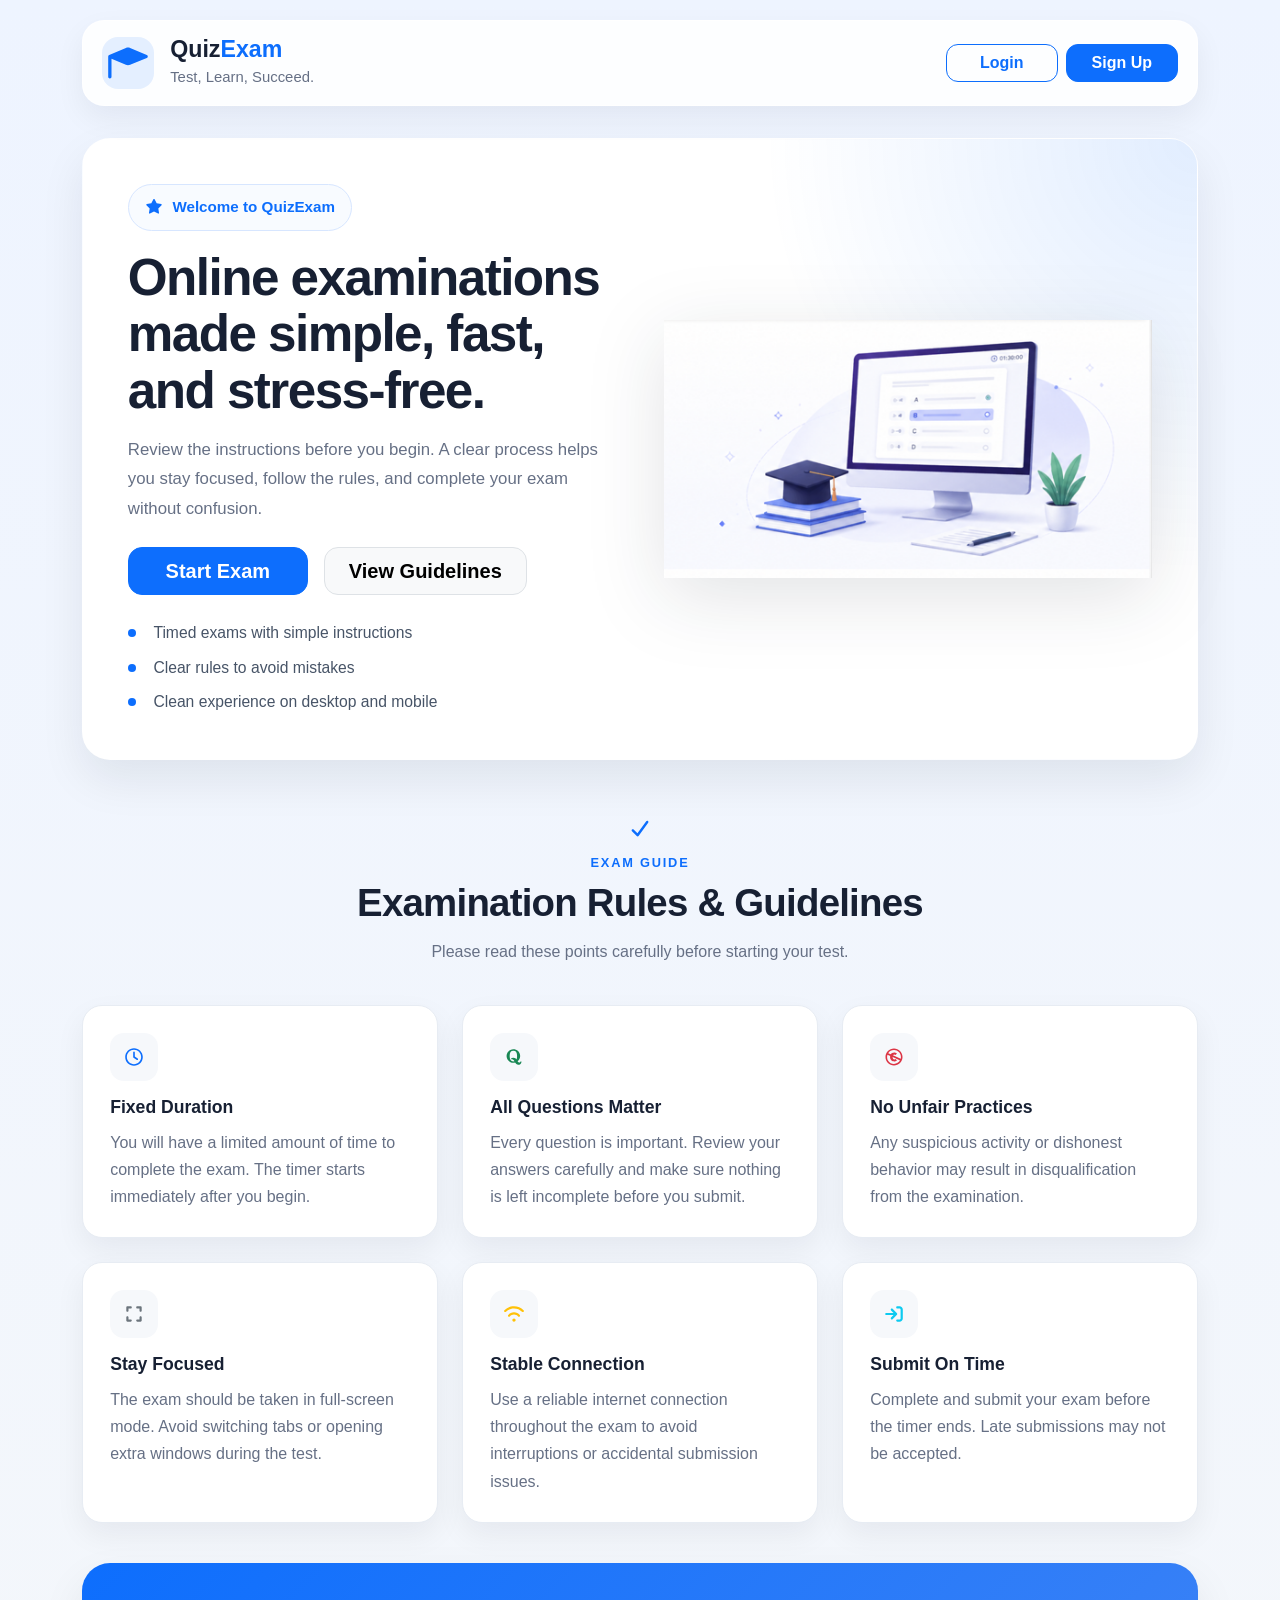
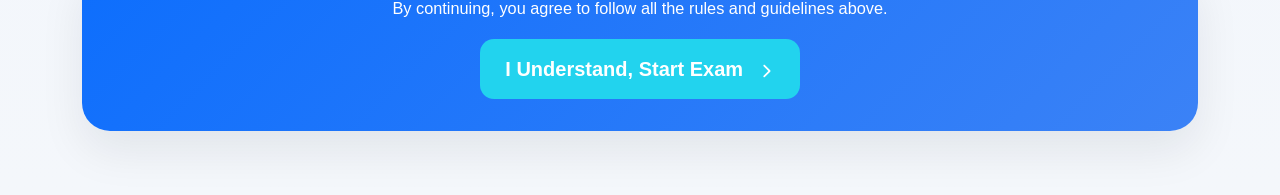
<file: index.html>
<!DOCTYPE html>
<html lang="en">
<head>
    <meta charset="UTF-8">
    <meta name="viewport" content="width=device-width, initial-scale=1.0">
    <title>QuizExam | Online Examination Portal</title>
    <link href="https://cdn.jsdelivr.net/npm/bootstrap@5.3.3/dist/css/bootstrap.min.css" rel="stylesheet">
    <link rel="stylesheet" href="style.css">
</head>
<body>
    <div class="site-wrapper">
        <header class="topbar">
            <div class="container">
                <nav class="navbar custom-nav">
                    <a href="#" class="brand d-flex align-items-center gap-3 text-decoration-none">
                        <span class="brand-logo text-primary">
                            <svg class="color1" height="44" xmlns="http://www.w3.org/2000/svg" viewBox="0 0 640 640" aria-hidden="true">
                                <path d="M80 259.8L289.2 345.9C299 349.9 309.4 352 320 352C330.6 352 341 349.9 350.8 345.9L593.2 246.1C602.2 242.4 608 233.7 608 224C608 214.3 602.2 205.6 593.2 201.9L350.8 102.1C341 98.1 330.6 96 320 96C309.4 96 299 98.1 289.2 102.1L46.8 201.9C37.8 205.6 32 214.3 32 224L32 520C32 533.3 42.7 544 56 544C69.3 544 80 533.3 80 520L80 259.8z"/>
                            </svg>
                        </span>
                        <span>
                            <span class="brand-name">Quiz<span class="text-primary">Exam</span></span>
                            <span class="brand-tagline">Test, Learn, Succeed.</span>
                        </span>
                    </a>

                    <div class="nav-actions d-flex gap-2">
                        <a href="login.html">
                    <button class="btn btn-outline-primary">Login</button>
                    </a>
                        <a href="register.html" class="btn btn-primary">Sign Up</a>
                    </div>
                </nav>
            </div>
        </header>

        <main>
            <section class="hero-section">
                <div class="container">
                    <div class="hero-card">
                        <div class="row align-items-center g-4 g-lg-5">
                            <div class="col-12 col-lg-6">
                                <div class="hero-content">
                                    <div class="hero-badge">
                                        <svg class="color1" height="18" xmlns="http://www.w3.org/2000/svg" viewBox="0 0 640 640" aria-hidden="true">
                                            <path d="M320.1 32C329.1 32 337.4 37.1 341.5 45.1L415 189.3L574.9 214.7C583.8 216.1 591.2 222.4 594 231C596.8 239.6 594.5 249 588.2 255.4L473.7 369.9L499 529.8C500.4 538.7 496.7 547.7 489.4 553C482.1 558.3 472.4 559.1 464.4 555L320.1 481.6L175.8 555C167.8 559.1 158.1 558.3 150.8 553C143.5 547.7 139.8 538.8 141.2 529.8L166.4 369.9L52 255.4C45.6 249 43.4 239.6 46.2 231C49 222.4 56.3 216.1 65.3 214.7L225.2 189.3L298.8 45.1C302.9 37.1 311.2 32 320.2 32z"/>
                                        </svg>
                                        <span>Welcome to QuizExam</span>
                                    </div>

                                    <h1 class="hero-title">Online examinations made simple, fast, and stress-free.</h1>
                                    <p class="hero-text">
                                        Review the instructions before you begin. A clear process helps you stay focused,
                                        follow the rules, and complete your exam without confusion.
                                    </p>

                                    <div class="hero-actions d-flex flex-column flex-sm-row gap-3">
                                        <a href="dashboard.php" class="btn btn-primary btn-lg px-4">Start Exam</a>
                                        <a href="#guidelines" class="btn btn-light btn-lg px-4 border">View Guidelines</a>
                                    </div>

                                    <ul class="hero-points list-unstyled mb-0">
                                        <li>Timed exams with simple instructions</li>
                                        <li>Clear rules to avoid mistakes</li>
                                        <li>Clean experience on desktop and mobile</li>
                                    </ul>
                                </div>
                            </div>

                            <div class="col-12 col-lg-6">
                                <div class="hero-visual">
                                    <img src="images/firstimage.png" class="img-fluid hero-image" alt="Illustration of a student taking an online exam">
                                </div>
                            </div>
                        </div>
                    </div>
                </div>
            </section>

            <section id="guidelines" class="guidelines-section">
                <div class="container">
                    <div class="section-header text-center">
                        <div class="section-icon text-primary">
                            <svg class="color1" height="24" xmlns="http://www.w3.org/2000/svg" viewBox="0 0 640 640" aria-hidden="true">
                                <path d="M530.8 134.1C545.1 144.5 548.3 164.5 537.9 178.8L281.9 530.8C276.4 538.4 267.9 543.1 258.5 543.9C249.1 544.7 240 541.2 233.4 534.6L105.4 406.6C92.9 394.1 92.9 373.8 105.4 361.3C117.9 348.8 138.2 348.8 150.7 361.3L252.2 462.8L486.2 141.1C496.6 126.8 516.6 123.6 530.9 134z"/>
                            </svg>
                        </div>
                        <p class="section-label">Exam Guide</p>
                        <h2 class="section-title">Examination Rules &amp; Guidelines</h2>
                        <p class="section-text">Please read these points carefully before starting your test.</p>
                    </div>

                    <div class="row g-4">
                        <div class="col-12 col-md-6 col-xl-4">
                            <article class="rule-card">
                                <div class="rule-icon text-primary">
                                    <svg class="color1" height="22" xmlns="http://www.w3.org/2000/svg" viewBox="0 0 640 640" aria-hidden="true"><path d="M528 320C528 434.9 434.9 528 320 528C205.1 528 112 434.9 112 320C112 205.1 205.1 112 320 112C434.9 112 528 205.1 528 320zM64 320C64 461.4 178.6 576 320 576C461.4 576 576 461.4 576 320C576 178.6 461.4 64 320 64C178.6 64 64 178.6 64 320zM296 184L296 320C296 328 300 335.5 306.7 340L402.7 404C413.7 411.4 428.6 408.4 436 397.3C443.4 386.2 440.4 371.4 429.3 364L344 307.2L344 184C344 170.7 333.3 160 320 160C306.7 160 296 170.7 296 184z"/></svg>
                                </div>
                                <h3>Fixed Duration</h3>
                                <p>You will have a limited amount of time to complete the exam. The timer starts immediately after you begin.</p>
                            </article>
                        </div>

                        <div class="col-12 col-md-6 col-xl-4">
                            <article class="rule-card">
                                <div class="rule-icon text-success">
                                    <svg class="color1" height="22" xmlns="http://www.w3.org/2000/svg" viewBox="0 0 640 640" aria-hidden="true"><path d="M536.7 450.7L507.4 450.7C505.9 464.2 496.9 481.5 474.4 481.5C453.9 481.5 439.1 467.3 424.9 445.7C469.1 411.5 499.6 358.2 499.6 292.7C499.7 175.2 403 96 301.2 96C201.5 96 103.5 175.7 103.5 292.7C103.5 426.8 234.8 514.3 352.5 481.7C372.2 515.3 398.2 544 447.7 544C529.5 544 538.5 468.7 536.7 450.7zM393.2 393.2C373.7 364 349.5 341 301.7 341C271.2 341 247.4 351 232.7 363.8L244.9 388.1C251.1 385.1 257.9 384.1 264.7 384.1C300.2 384.1 318.4 414.9 333.9 445.4C323.9 448.4 313.2 449.6 301.2 449.6C226.2 449.6 193.7 396.6 193.7 292.9C193.7 188.5 226.2 135 301.2 135C377.4 135 409.9 188.5 409.9 292.7C410 334.5 404.5 368.3 393.2 393.2z"/></svg>
                                </div>
                                <h3>All Questions Matter</h3>
                                <p>Every question is important. Review your answers carefully and make sure nothing is left incomplete before you submit.</p>
                            </article>
                        </div>

                        <div class="col-12 col-md-6 col-xl-4">
                            <article class="rule-card">
                                <div class="rule-icon text-danger">
                                    <svg class="color1" height="22" xmlns="http://www.w3.org/2000/svg" viewBox="0 0 640 640" aria-hidden="true"><path d="M320 72C183 72 72 183 72 320C72 457 183 568 320 568C457 568 568 457 568 320C568 183 457 72 320 72zM320 521.5C180.8 521.5 84.2 383.5 129.8 253.6L208.6 288.7C206.5 299.2 205.3 310.2 205.3 321.6C205.3 420.6 279.2 448.5 325.7 448.5C348.6 448.5 379.2 441.8 405.1 419L369 375.1C363.5 381.4 351.4 391.8 332.7 391.8C294.9 391.8 279 351.9 278.8 319.9C509.2 422.5 495.3 416.4 496.7 416.7C462.4 479.1 396.1 521.5 320 521.5zM514.2 371.5L290.2 271.5C309 237.5 345.1 240.8 364.9 260.5L405.3 218.9C378.2 195.6 347.3 191.4 327.2 191.4C279.8 191.4 246.3 211.9 226.5 243L151.6 209.6C187.7 154.7 249.7 118.4 320.1 118.4C431.2 118.4 521.6 208.8 521.6 319.9C521.6 337.9 519.2 355.3 514.8 371.9C514.5 371.8 514.4 371.7 514.2 371.5z"/></svg>
                                </div>
                                <h3>No Unfair Practices</h3>
                                <p>Any suspicious activity or dishonest behavior may result in disqualification from the examination.</p>
                            </article>
                        </div>

                        <div class="col-12 col-md-6 col-xl-4">
                            <article class="rule-card">
                                <div class="rule-icon text-secondary">
                                    <svg class="color1" height="22" xmlns="http://www.w3.org/2000/svg" viewBox="0 0 640 640" aria-hidden="true"><path d="M128 96C110.3 96 96 110.3 96 128L96 224C96 241.7 110.3 256 128 256C145.7 256 160 241.7 160 224L160 160L224 160C241.7 160 256 145.7 256 128C256 110.3 241.7 96 224 96L128 96zM160 416C160 398.3 145.7 384 128 384C110.3 384 96 398.3 96 416L96 512C96 529.7 110.3 544 128 544L224 544C241.7 544 256 529.7 256 512C256 494.3 241.7 480 224 480L160 480L160 416zM416 96C398.3 96 384 110.3 384 128C384 145.7 398.3 160 416 160L480 160L480 224C480 241.7 494.3 256 512 256C529.7 256 544 241.7 544 224L544 128C544 110.3 529.7 96 512 96L416 96zM544 416C544 398.3 529.7 384 512 384C494.3 384 480 398.3 480 416L480 480L416 480C398.3 480 384 494.3 384 512C384 529.7 398.3 544 416 544L512 544C529.7 544 544 529.7 544 512L544 416z"/></svg>
                                </div>
                                <h3>Stay Focused</h3>
                                <p>The exam should be taken in full-screen mode. Avoid switching tabs or opening extra windows during the test.</p>
                            </article>
                        </div>

                        <div class="col-12 col-md-6 col-xl-4">
                            <article class="rule-card">
                                <div class="rule-icon text-warning">
                                    <svg class="color1" height="22" xmlns="http://www.w3.org/2000/svg" viewBox="0 0 640 640" aria-hidden="true"><path d="M320 160C229.1 160 146.8 196 86.3 254.6C73.6 266.9 53.3 266.6 41.1 253.9C28.9 241.2 29.1 220.9 41.8 208.7C113.7 138.9 211.9 96 320 96C428.1 96 526.3 138.9 598.3 208.7C611 221 611.3 241.3 599 253.9C586.7 266.5 566.4 266.9 553.8 254.6C493.2 196 410.9 160 320 160zM272 496C272 469.5 293.5 448 320 448C346.5 448 368 469.5 368 496C368 522.5 346.5 544 320 544C293.5 544 272 522.5 272 496zM200 390.2C188.3 403.5 168.1 404.7 154.8 393C141.5 381.3 140.3 361.1 152 347.8C193 301.4 253.1 272 320 272C386.9 272 447 301.4 488 347.8C499.7 361.1 498.4 381.3 485.2 393C472 404.7 451.7 403.4 440 390.2C410.6 356.9 367.8 336 320 336C272.2 336 229.4 356.9 200 390.2z"/></svg>
                                </div>
                                <h3>Stable Connection</h3>
                                <p>Use a reliable internet connection throughout the exam to avoid interruptions or accidental submission issues.</p>
                            </article>
                        </div>

                        <div class="col-12 col-md-6 col-xl-4">
                            <article class="rule-card">
                                <div class="rule-icon text-info">
                                    <svg class="color1" height="22" xmlns="http://www.w3.org/2000/svg" viewBox="0 0 640 640" aria-hidden="true"><path d="M416 160L480 160C497.7 160 512 174.3 512 192L512 448C512 465.7 497.7 480 480 480L416 480C398.3 480 384 494.3 384 512C384 529.7 398.3 544 416 544L480 544C533 544 576 501 576 448L576 192C576 139 533 96 480 96L416 96C398.3 96 384 110.3 384 128C384 145.7 398.3 160 416 160zM406.6 342.6C419.1 330.1 419.1 309.8 406.6 297.3L278.6 169.3C266.1 156.8 245.8 156.8 233.3 169.3C220.8 181.8 220.8 202.1 233.3 214.6L306.7 288L96 288C78.3 288 64 302.3 64 320C64 337.7 78.3 352 96 352L306.7 352L233.3 425.4C220.8 437.9 220.8 458.2 233.3 470.7C245.8 483.2 266.1 483.2 278.6 470.7L406.6 342.7z"/></svg>
                                </div>
                                <h3>Submit On Time</h3>
                                <p>Complete and submit your exam before the timer ends. Late submissions may not be accepted.</p>
                            </article>
                        </div>
                    </div>

                    <div class="cta-panel text-center">
                        <p class="cta-note mb-3">By continuing, you agree to follow all the rules and guidelines above.</p>
                        <a href="#" class="btn btn-info text-white btn-lg cta-button">
                            I Understand, Start Exam
                            <svg class="color1 ms-2" height="18" xmlns="http://www.w3.org/2000/svg" viewBox="0 0 640 640" aria-hidden="true">
                                <path d="M471.1 297.4C483.6 309.9 483.6 330.2 471.1 342.7L279.1 534.7C266.6 547.2 246.3 547.2 233.8 534.7C221.3 522.2 221.3 501.9 233.8 489.4L403.2 320L233.9 150.6C221.4 138.1 221.4 117.8 233.9 105.3C246.4 92.8 266.7 92.8 279.2 105.3L471.2 297.3z"/>
                            </svg>
                        </a>
                    </div>
                </div>
            </section>
        </main>
    </div>
</body>
</html>
</file>
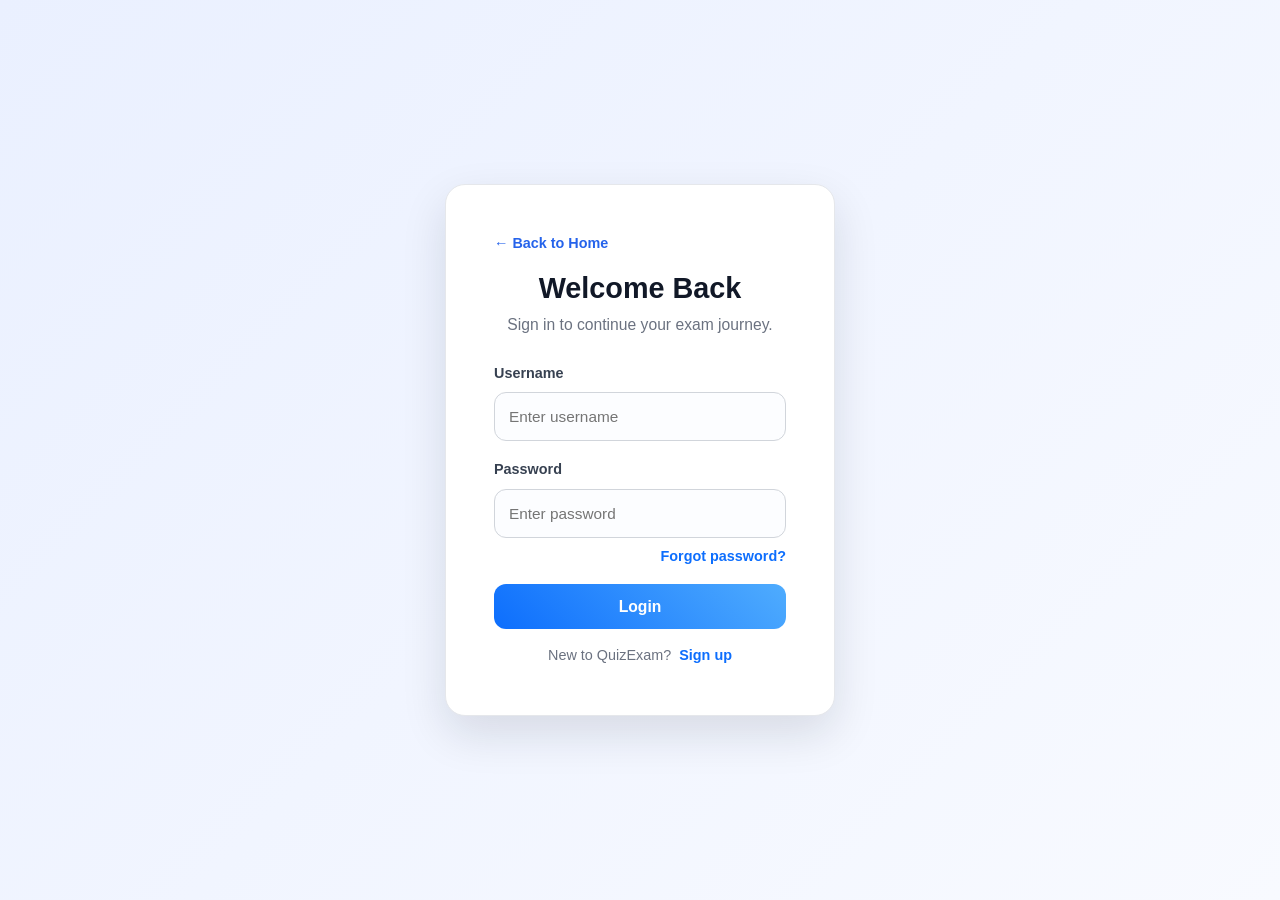
<file: login.html>
<!DOCTYPE html>
<html lang="en">
<head>
    <meta charset="UTF-8">
    <meta name="viewport" content="width=device-width, initial-scale=1.0">
    <title>QuizExam | Login</title>
    <link href="https://cdn.jsdelivr.net/npm/bootstrap@5.3.3/dist/css/bootstrap.min.css" rel="stylesheet">
    <link rel="stylesheet" href="style1.css">
</head>
<body>

<main class="d-flex justify-content-center align-items-center min-vh-100 page-wrap">
    <section class="login-form text-center p-4 p-sm-5" aria-labelledby="login-title">
        <div class="d-flex justify-content-start mb-3">
            <a href="index.html" class="back-link text-decoration-none">
                <span aria-hidden="true">←</span> Back to Home
            </a>
        </div>
        <h1 id="login-title" class="mb-2 fw-semibold">Welcome Back</h1>
        <p class="sub-title mb-4">Sign in to continue your exam journey.</p>

        <form class="text-start" action="login.php" method="post">
            <label class="form-label mb-2" for="username">Username</label>
            <input id="username" class="u1 mb-3" type="text" placeholder="Enter username" required autocomplete="username" name="username"/>

            <label class="form-label mb-2" for="password">Password</label>
            <input id="password" class="p1 mb-2" type="password" placeholder="Enter password" required autocomplete="current-password" name="password"/>

            <div class="d-flex justify-content-end mb-3">
                <button type="button" class="link-btn p-0">Forgot password?</button>
            </div>

            <button type="submit" class="login1 mb-3">Login</button>
        </form>

        <div class="d-flex justify-content-center gap-2 align-items-center">
            <span class="muted-text">New to QuizExam?</span>
            <a href="register.html" class="link-btn p-0 text-decoration-none">Sign up</a>
        </div>
    </section>
</main>

</body>
</html>
</file>
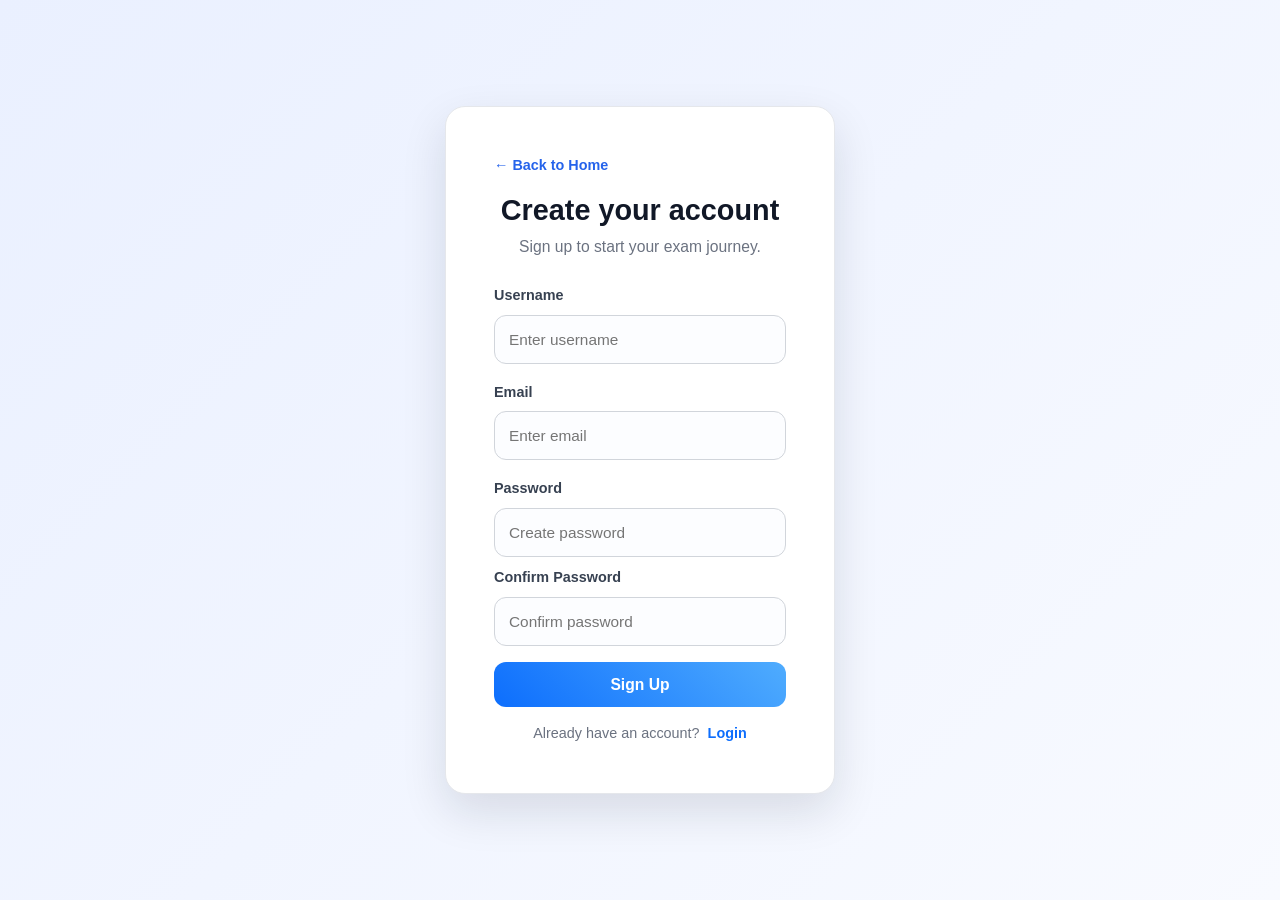
<file: register.html>
<!DOCTYPE html>
<html lang="en">
<head>
    <meta charset="UTF-8">
    <meta name="viewport" content="width=device-width, initial-scale=1.0">
    <title>QuizExam | Sign Up</title>
    <link href="https://cdn.jsdelivr.net/npm/bootstrap@5.3.3/dist/css/bootstrap.min.css" rel="stylesheet">
    <link rel="stylesheet" href="style1.css">
</head>
<body>
    <main class="d-flex justify-content-center align-items-center min-vh-100 page-wrap">
        <section class="login-form text-center p-4 p-sm-5" aria-labelledby="register-title">
            <div class="d-flex justify-content-start mb-3">
                <a href="index.html" class="back-link text-decoration-none">
                    <span aria-hidden="true">←</span> Back to Home
                </a>
            </div>

            <h1 id="register-title" class="mb-2 fw-semibold">Create your account</h1>
            <p class="sub-title mb-4">Sign up to start your exam journey.</p>

            <form class="text-start" action="register.php" method="post">
                <label class="form-label mb-2" for="username">Username</label>
                <input
                    id="username"
                    class="u1 mb-3"
                    type="text"
                    placeholder="Enter username"
                    required
                    autocomplete="username"
                    name="username"
                />

                <label class="form-label mb-2" for="email">Email</label>
                <input
                    id="email"
                    class="u1 mb-3"
                    type="email"
                    placeholder="Enter email"
                    required
                    autocomplete="email"
                    name="email"
                />

                <label class="form-label mb-2" for="password">Password</label>
                <input
                    id="password"
                    class="p1 mb-2"
                    type="password"
                    placeholder="Create password"
                    required
                    autocomplete="new-password"
                    name="password"
                />

                <label class="form-label mb-2" for="confirm_password">Confirm Password</label>
                <input
                    id="confirm_password"
                    class="p1 mb-3"
                    type="password"
                    placeholder="Confirm password"
                    required
                    autocomplete="new-password"
                    name="confirm_password"
                />

                <button type="submit" class="login1 mb-3">Sign Up</button>
            </form>

            <div class="d-flex justify-content-center gap-2 align-items-center">
                <span class="muted-text">Already have an account?</span>
                <a href="login.html" class="link-btn p-0 text-decoration-none">Login</a>
            </div>
        </section>
    </main>
</body>
</html>
</file>
<file: style.css>
.color1 {
    fill: currentColor;
}

:root {
    --bg: #f4f7fb;
    --surface: #ffffff;
    --surface-soft: #f8fbff;
    --text: #172033;
    --muted: #667085;
    --border: #e7ecf3;
    --shadow: 0 20px 45px rgba(15, 23, 42, 0.08);
    --shadow-soft: 0 12px 30px rgba(15, 23, 42, 0.06);
    --radius-lg: 28px;
    --radius-md: 20px;
    --radius-sm: 16px;
}

body {
    margin: 0;
    background: linear-gradient(180deg, #eef4ff 0%, var(--bg) 100%);
    color: var(--text);
    font-family: Arial, sans-serif;
}

.site-wrapper {
    min-height: 100vh;
}

.topbar {
    padding: 1.25rem 0 0;
}

.custom-nav {
    background: rgba(255, 255, 255, 0.88);
    border: 1px solid rgba(255, 255, 255, 0.75);
    border-radius: 22px;
    box-shadow: var(--shadow-soft);
    padding: 1rem 1.2rem;
}

.brand {
    color: var(--text);
}

.brand-logo {
    width: 52px;
    height: 52px;
    display: inline-flex;
    align-items: center;
    justify-content: center;
    background: rgba(13, 110, 253, 0.1);
    border-radius: 16px;
}

.brand-name,
.brand-tagline {
    display: block;
}

.brand-name {
    font-size: 1.45rem;
    font-weight: 700;
    line-height: 1.1;
}

.brand-tagline {
    margin-top: 0.2rem;
    color: var(--muted);
    font-size: 0.93rem;
}

.nav-actions .btn {
    min-width: 112px;
    border-radius: 12px;
    font-weight: 600;
}

.hero-section {
    padding: 2rem 0 1rem;
}

.hero-card {
    background: radial-gradient(circle at top right, rgba(13, 110, 253, 0.12), transparent 34%), var(--surface);
    border: 1px solid rgba(255, 255, 255, 0.8);
    border-radius: var(--radius-lg);
    box-shadow: var(--shadow);
    padding: 2.8rem;
}

.hero-content {
    max-width: 560px;
}

.hero-badge {
    width: fit-content;
    display: inline-flex;
    align-items: center;
    gap: 0.6rem;
    padding: 0.7rem 1rem;
    border: 1px solid #d7e6ff;
    border-radius: 999px;
    background: var(--surface-soft);
    color: #0d6efd;
    font-size: 0.95rem;
    font-weight: 600;
}

.hero-title {
    margin: 1.2rem 0 1rem;
    font-size: clamp(2.4rem, 4vw, 4rem);
    line-height: 1.1;
    font-weight: 800;
    letter-spacing: -0.03em;
}

.hero-text {
    margin-bottom: 1.5rem;
    max-width: 500px;
    color: var(--muted);
    font-size: 1.05rem;
    line-height: 1.75;
}

.hero-actions {
    margin-bottom: 1.6rem;
}

.hero-actions .btn {
    min-width: 180px;
    border-radius: 14px;
    font-weight: 600;
    box-shadow: none;
}

.hero-points {
    display: grid;
    gap: 0.7rem;
    color: #475467;
    font-size: 0.98rem;
}

.hero-points li {
    position: relative;
    padding-left: 1.6rem;
}

.hero-points li::before {
    content: "";
    position: absolute;
    left: 0;
    top: 0.5rem;
    width: 8px;
    height: 8px;
    border-radius: 50%;
    background: #0d6efd;
}

.hero-visual {
    height: 100%;
    display: flex;
    align-items: center;
    justify-content: center;
}

.hero-image {
    max-width: 100%;
    max-height: 460px;
    object-fit: contain;
    filter: drop-shadow(0 18px 38px rgba(15, 23, 42, 0.12));
}

.guidelines-section {
    padding: 2.5rem 0 4rem;
}

.section-header {
    max-width: 620px;
    margin: 0 auto 2.5rem;
}

.section-icon {
    margin-bottom: 0.8rem;
}

.section-label {
    margin-bottom: 0.45rem;
    text-transform: uppercase;
    letter-spacing: 0.14em;
    font-size: 0.8rem;
    font-weight: 700;
    color: #0d6efd;
}

.section-title {
    margin-bottom: 0.75rem;
    font-size: clamp(2rem, 3vw, 2.8rem);
    font-weight: 800;
    letter-spacing: -0.02em;
}

.section-text {
    color: var(--muted);
    font-size: 1rem;
    line-height: 1.7;
}

.rule-card {
    height: 100%;
    padding: 1.7rem;
    background: var(--surface);
    border: 1px solid var(--border);
    border-radius: var(--radius-md);
    box-shadow: var(--shadow-soft);
    transition: transform 0.25s ease, box-shadow 0.25s ease, border-color 0.25s ease;
}

.rule-card:hover {
    transform: translateY(-6px);
    border-color: #cfe0ff;
    box-shadow: 0 18px 34px rgba(15, 23, 42, 0.1);
}

.rule-icon {
    width: 48px;
    height: 48px;
    display: inline-flex;
    align-items: center;
    justify-content: center;
    border-radius: 14px;
    background: #f6f8fb;
    margin-bottom: 1rem;
}

.rule-card h3 {
    margin-bottom: 0.65rem;
    font-size: 1.1rem;
    font-weight: 700;
}

.rule-card p {
    margin-bottom: 0;
    color: var(--muted);
    line-height: 1.7;
}

.cta-panel {
    margin-top: 2.5rem;
    padding: 2rem 1.5rem;
    background: linear-gradient(135deg, #0d6efd 0%, #3b82f6 100%);
    color: #ffffff;
    border-radius: var(--radius-lg);
    box-shadow: var(--shadow);
}

.cta-note {
    max-width: 620px;
    margin-left: auto;
    margin-right: auto;
    font-size: 1.02rem;
    line-height: 1.7;
}

.cta-button {
    border: none;
    border-radius: 14px;
    padding: 0.95rem 1.6rem;
    font-weight: 700;
    background: #22d3ee;
    color: #ffffff;
}

.cta-button:hover {
    background: #11c3de;
    color: #ffffff;
}

@media (max-width: 991.98px) {
    .custom-nav {
        gap: 1rem;
    }

    .hero-card {
        padding: 2rem;
    }

    .hero-content {
        max-width: 100%;
        text-align: center;
    }

    .hero-badge {
        margin-left: auto;
        margin-right: auto;
    }

    .hero-text {
        margin-left: auto;
        margin-right: auto;
    }

    .hero-actions {
        justify-content: center;
    }

    .hero-points {
        text-align: left;
        max-width: 420px;
        margin-left: auto;
        margin-right: auto;
    }
}

@media (max-width: 767.98px) {
    .topbar {
        padding-top: 0.9rem;
    }

    .custom-nav {
        padding: 1rem;
    }

    .brand-name {
        font-size: 1.25rem;
    }

    .brand-tagline {
        font-size: 0.85rem;
    }

    .nav-actions {
        width: 100%;
    }

    .nav-actions .btn,
    .hero-actions .btn,
    .cta-button {
        width: 100%;
    }

    .hero-card {
        padding: 1.4rem;
        border-radius: 22px;
    }

    .hero-title {
        font-size: 2.2rem;
    }

    .hero-text,
    .rule-card p,
    .cta-note {
        font-size: 0.96rem;
    }

    .rule-card {
        padding: 1.4rem;
    }

    .cta-panel {
        padding: 1.6rem 1rem;
    }
}
</file>
<file: style1.css>
body {
    margin: 0;
    background: linear-gradient(135deg, #eaf0ff, #f8faff);
    font-family: Arial, sans-serif;
    color: #1f2937;
}

.page-wrap {
    padding: 1rem;
}

.login-form {
    width: 100%;
    max-width: 390px;
    background: white;
    border-radius: 20px;
    border: 1px solid #e5e7eb;
    box-shadow: 0 18px 45px rgba(15, 23, 42, 0.12);
}

#login-title {
    font-size: 1.8rem;
    color: #111827;
}

.sub-title {
    color: #6b7280;
    font-size: 0.98rem;
}

.back-link {
    color: #2563eb;
    font-size: 0.9rem;
    font-weight: 600;
}

.back-link:hover {
    color: #1d4ed8;
    text-decoration: underline;
}

.u1, .p1 {
    width: 100%;
    border-radius: 12px;
    border: 1px solid #d1d5db;
    padding: 12px 14px;
    outline: none;
    font-size: 0.96rem;
    transition: 0.2s ease;
    background: #fcfdff;
}

.u1:focus, .p1:focus {
    border-color: #0d6efd;
    box-shadow: 0 0 0 4px rgba(13, 110, 253, 0.16);
    background: #ffffff;
}

.form-label {
    font-size: 0.9rem;
    font-weight: 600;
    color: #374151;
}

.login1 {
    width: 100%;
    border-radius: 12px;
    padding: 11px;
    font-weight: 600;
    font-size: 0.98rem;
    color: #ffffff;
    background: linear-gradient(45deg, #0d6efd, #4facfe);
    border: none;
    transition: transform 0.2s ease, box-shadow 0.2s ease, opacity 0.2s ease;
}

.login1:hover {
    opacity: 0.96;
    transform: translateY(-1px);
    box-shadow: 0 10px 20px rgba(13, 110, 253, 0.25);
}

.link-btn {
    background: none;
    border: none;
    color: #0d6efd;
    font-size: 0.9rem;
    font-weight: 600;
    cursor: pointer;
}

.link-btn:hover {
    text-decoration: underline;
}

.muted-text {
    color: #6b7280;
    font-size: 0.9rem;
}

#register-title {
    font-size: 1.8rem;
    color: #111827;
}
</file>
